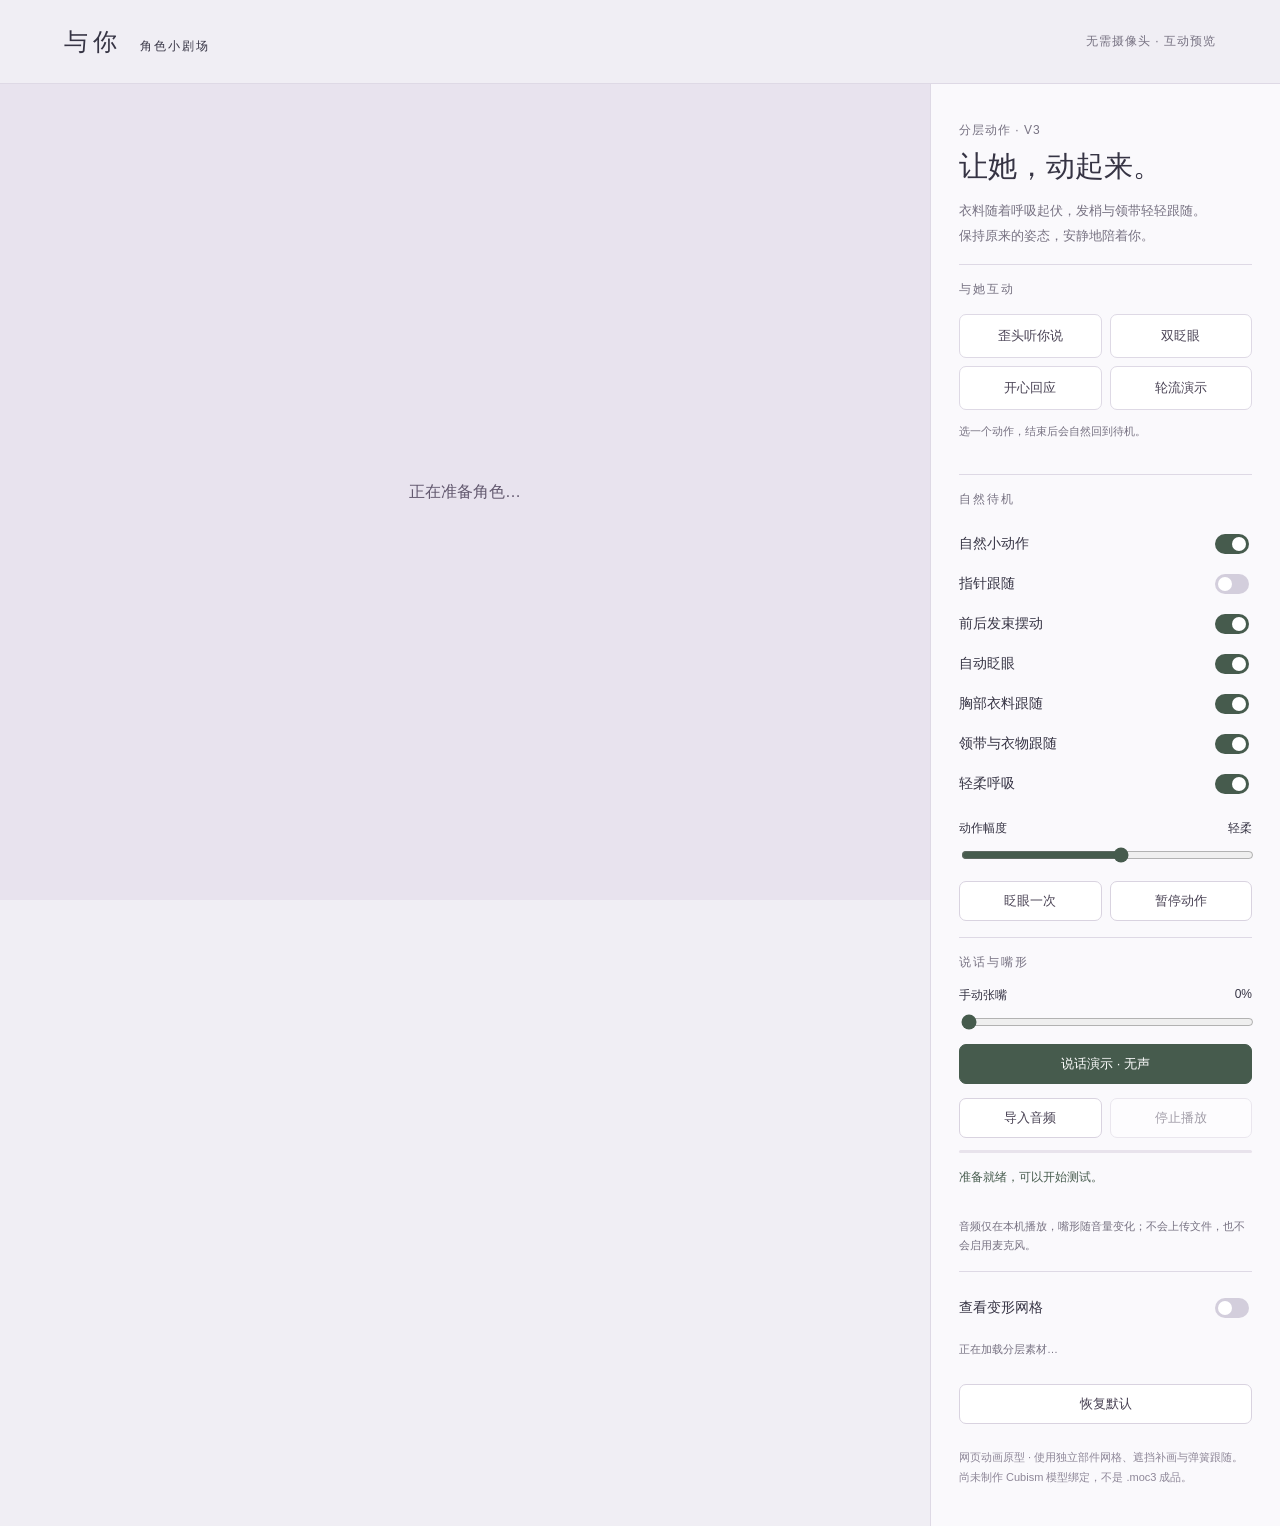
<file: index.html>
<!doctype html><html lang="zh-CN"><head><meta charset="utf-8"><meta name="viewport" content="width=device-width,initial-scale=1"><title>与你 · 角色动作预览</title><link rel="stylesheet" href="style.css"></head><body>
<header><div class="brand">与你<span style="font:12px 'Microsoft YaHei';letter-spacing:2px;margin-left:18px">角色小剧场</span></div><div class="tag">无需摄像头 · 互动预览</div></header>
<main class="layout"><section class="stage" id="stage" aria-label="角色动画预览"><div class="stage-top"><i class="dot"></i><span id="sceneLabel">安静地陪着你</span></div><div class="canvas-wrap"><canvas id="character" width="1086" height="1448" aria-label="银发角色，支持眨眼、张嘴和呼吸"></canvas></div><div class="loading" id="loading">正在准备角色…</div><div class="stage-footer"><div class="pills"><button id="bust" aria-pressed="true">半身</button><button id="full" aria-pressed="false">全图</button></div><div class="pills"><button id="background">切换背景</button></div></div></section>
<aside class="panel"><div class="tag">分层动作 · V3</div><h1>让她，动起来。</h1><p class="intro">衣料随着呼吸起伏，发梢与领带轻轻跟随。<br>保持原来的姿态，安静地陪着你。</p>
<div class="section"><p class="section-title">与她互动</p><div class="gesture-grid">
<button data-motion="tilt">歪头听你说</button><button data-motion="doubleBlink">双眨眼</button><button data-motion="happy">开心回应</button><button id="sequence">轮流演示</button></div><p class="hint" id="motionStatus" role="status" aria-live="polite">选一个动作，结束后会自然回到待机。</p></div>
<div class="section"><p class="section-title">自然待机</p><label class="toggle">自然小动作<input id="idle" type="checkbox" checked></label><label class="toggle">指针跟随<input id="follow" type="checkbox"></label><label class="toggle">前后发束摆动<input id="hair" type="checkbox" checked></label><label class="toggle">自动眨眼<input id="blink" type="checkbox" checked></label><label class="toggle">胸部衣料跟随<input id="bustMotion" type="checkbox" checked></label><label class="toggle">领带与衣物跟随<input id="clothMotion" type="checkbox" checked></label><label class="toggle">轻柔呼吸<input id="breath" type="checkbox" checked></label><div class="range-label"><label for="intensity">动作幅度</label><output id="intensityValue">轻柔</output></div><input id="intensity" type="range" min="0" max="100" value="55"><div class="actions"><button id="blinkOnce">眨眼一次</button><button id="pause">暂停动作</button></div></div>
<div class="section"><p class="section-title">说话与嘴形</p><div class="range-label"><label for="mouth">手动张嘴</label><output id="mouthValue">0%</output></div><input id="mouth" type="range" min="0" max="100" value="0"><button class="wide primary" id="demo">说话演示 · 无声</button><div class="actions"><button id="upload">导入音频</button><button id="stop" disabled>停止播放</button></div><input id="audioFile" type="file" accept="audio/*" hidden><div class="meter"><span id="level"></span></div><div id="status" role="status" aria-live="polite">准备就绪，可以开始测试。</div><p class="hint">音频仅在本机播放，嘴形随音量变化；不会上传文件，也不会启用麦克风。</p></div>
<div class="section"><label class="toggle">查看变形网格<input id="meshDebug" type="checkbox"></label><p class="hint" id="rigInfo">正在加载分层素材…</p></div><button class="wide" id="reset">恢复默认</button><p class="footnote">网页动画原型 · 使用独立部件网格、遮挡补画与弹簧跟随。<br>尚未制作 Cubism 模型绑定，不是 .moc3 成品。</p></aside></main>
<script src="motion.js?v=3"></script><script src="rig.js?v=3"></script><script src="rig-assets.js?v=3"></script><script src="mesh-renderer.js?v=3"></script><script src="app.js?v=3"></script></body></html>
</file>
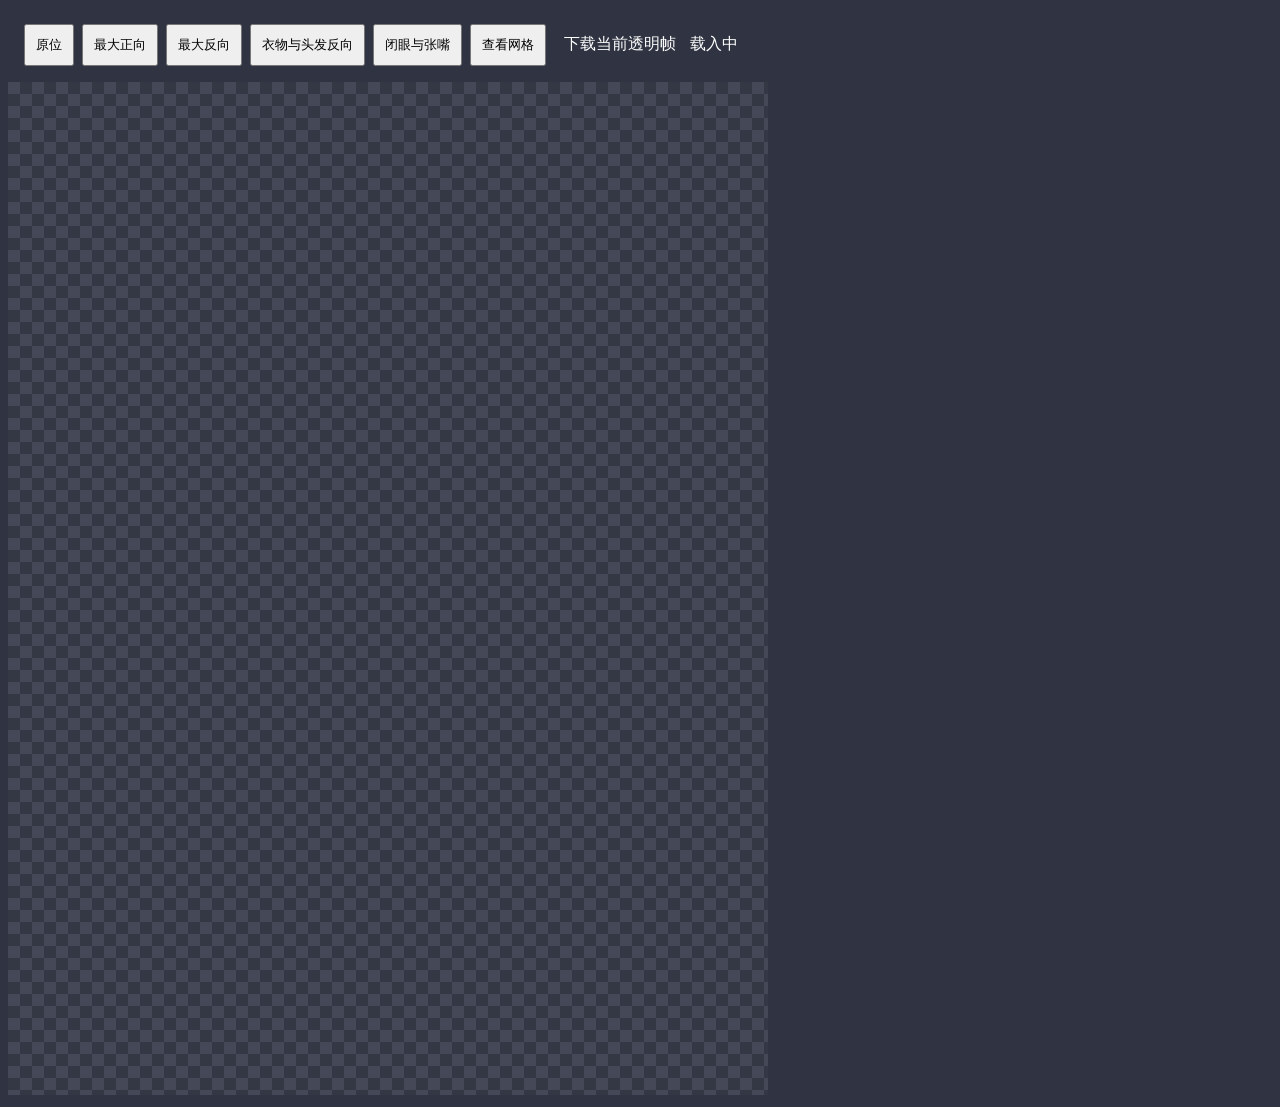
<file: tools/rig-check.html>
<!doctype html><html lang="zh-CN"><meta charset="utf-8"><title>分层网格验收</title>
<style>body{background:#303442;color:white;font:16px sans-serif}nav{position:sticky;top:0;background:#303442;padding:12px;z-index:2}button,a{padding:10px;margin:4px}canvas{width:760px;height:auto;background:conic-gradient(#343744 25%,#454957 0 50%,#343744 0 75%,#454957 0) 0 0/24px 24px}</style>
<nav><button id="rest">原位</button><button id="positive">最大正向</button><button id="negative">最大反向</button><button id="mixed">衣物与头发反向</button><button id="closed">闭眼与张嘴</button><button id="wire">查看网格</button><a id="export" download="mesh-check.png">下载当前透明帧</a><span id="info">载入中</span></nav>
<canvas id="preview" width="1086" height="1448"></canvas>
<script src="/rig.js"></script><script src="/rig-assets.js"></script><script src="/mesh-renderer.js"></script>
<script>
(async()=>{
  const canvas=document.getElementById('preview');
  const manifest={...window.CHARACTER_ASSETS,parts:window.CHARACTER_ASSETS.parts.map(p=>({...p,url:'/'+p.url}))};
  const renderer=await CharacterMeshRenderer.create(canvas,manifest,{original:'/assets/original.png',expression:'/assets/expression.png'});
  let pose=CharacterRig.zero(),wire=false;
  function draw(name){renderer.draw(pose,wire);document.getElementById('export').href=canvas.toDataURL();document.getElementById('export').download='mesh-'+name+'.png';document.getElementById('info').textContent=`${name} · ${renderer.partCount} 部件 · ${renderer.vertexCount} 顶点`;}
  document.getElementById('rest').onclick=()=>{pose=CharacterRig.zero();draw('rest');};
  document.getElementById('positive').onclick=()=>{pose={...CharacterRig.zero(),breath:1.82,bust:1.82,hair:2.4,cloth:1.82};draw('positive');};
  document.getElementById('negative').onclick=()=>{pose={...CharacterRig.zero(),breath:-1.82,bust:-1.82,hair:-2.4,cloth:-1.82};draw('negative');};
  document.getElementById('mixed').onclick=()=>{pose={...CharacterRig.zero(),breath:1.82,bust:-1.82,hair:2.4,cloth:-1.82};draw('mixed');};
  document.getElementById('closed').onclick=()=>{pose={...CharacterRig.zero(),blink:1,mouth:1};draw('expression');};
  document.getElementById('wire').onclick=()=>{wire=!wire;draw('wire');};
  draw('rest');
})().catch(e=>{document.getElementById('info').textContent=e.message;console.error(e);});
</script></html>
</file>
<file: style.css>
:root{font-family:"Microsoft YaHei UI","Microsoft YaHei",sans-serif;color:#363444;background:#f0eef4;font-synthesis:none;--green:#465b4d;--muted:#777282;--line:#ded9e5}*{box-sizing:border-box}body{margin:0}button,input{font:inherit}button{cursor:pointer}button:focus-visible,input:focus-visible{outline:3px solid #8f80ad;outline-offset:4px}header{height:84px;display:flex;align-items:center;justify-content:space-between;padding:0 5vw;border-bottom:1px solid var(--line)}.brand{font-family:"Noto Serif SC","SimSun",serif;font-size:24px;letter-spacing:5px}.tag{font-size:12px;color:var(--muted);letter-spacing:1px}.layout{max-width:1440px;margin:auto;display:grid;grid-template-columns:minmax(0,1fr) 350px;min-height:calc(100vh - 84px)}.stage{position:relative;overflow:hidden;min-height:700px;background:radial-gradient(ellipse at 50% 39%,#fff 0%,#e4dfed 70%);transition:background .3s}.stage.dark{background:radial-gradient(ellipse at 50% 40%,#616276,#262b38)}.stage.checker{background:conic-gradient(#e3e0e8 25%,#f7f5f9 0 50%,#e3e0e8 0 75%,#f7f5f9 0) 0 0/32px 32px}.stage:after{content:"";pointer-events:none;position:absolute;inset:20px;border:1px solid #8c829529;border-radius:50% 50% 0 0}.canvas-wrap{position:absolute;inset:0;display:flex;justify-content:center;align-items:flex-start;overflow:hidden}canvas{height:calc(100% * 1.56);width:auto;max-width:none;flex:none;transition:height .35s} .stage.full canvas{height:100%}.stage-top{position:absolute;top:34px;left:34px;z-index:2;display:flex;gap:8px;align-items:center;font-size:12px;letter-spacing:2px;color:#696176}.dot{width:7px;height:7px;border-radius:50%;background:#657e68}.dark .stage-top,.dark .stage-footer{color:#e4dfed}.stage-footer{position:absolute;bottom:26px;left:34px;right:34px;display:flex;justify-content:space-between;align-items:center;gap:12px;color:#686273;font-size:12px;z-index:2}.pills{display:flex;gap:6px}.pills button{border:1px solid #bbb3c8;background:#ffffffd9;color:#4b4359;border-radius:18px;padding:7px 12px;font-size:12px}.pills button[aria-pressed=true]{background:#4c435d;color:white;border-color:#4c435d}.panel{padding:38px 28px;background:#faf9fc;border-left:1px solid var(--line)}h1{font-family:"Noto Serif SC","SimSun",serif;font-size:29px;font-weight:500;margin:8px 0 12px}.intro{font-size:13px;line-height:1.9;color:var(--muted);margin:0 0 24px}.section{padding:20px 0;border-top:1px solid var(--line)}.section-title{font-size:12px;color:var(--muted);letter-spacing:2px;margin:0 0 16px}.toggle{display:flex;justify-content:space-between;align-items:center;min-height:40px;font-size:14px}.toggle input{appearance:none;width:34px;height:20px;border-radius:20px;background:#d3cedc;position:relative;cursor:pointer}.toggle input:before{content:"";position:absolute;top:3px;left:3px;width:14px;height:14px;background:white;border-radius:50%;transition:transform .2s}.toggle input:checked{background:var(--green)}.toggle input:checked:before{transform:translateX(14px)}.range-label{display:flex;justify-content:space-between;font-size:12px;margin:16px 0 8px}input[type=range]{width:100%;accent-color:var(--green)}.actions{display:flex;gap:8px;margin-top:14px}.actions button,.wide{border:1px solid #d9d3e0;padding:10px 12px;background:white;border-radius:7px;color:#494254;font-size:13px}.actions button{flex:1}.wide{width:100%;margin-top:10px}.primary{background:var(--green)!important;color:white!important;border-color:var(--green)!important}.hint{font-size:11px;color:var(--muted);line-height:1.7;margin:12px 0 0}#status{font-size:12px;min-height:38px;line-height:1.7;color:var(--green);margin-top:14px}.meter{height:3px;background:#e8e3ec;border-radius:3px;overflow:hidden;margin-top:12px}.meter span{display:block;height:100%;width:0;background:#6b826f}.footnote{font-size:11px;color:#8d8697;line-height:1.8;margin:24px 0 0}button:disabled{opacity:.5;cursor:default}.loading{position:absolute;inset:0;display:grid;place-items:center;color:#62586e;background:#e8e3ee;z-index:3}.loading[hidden]{display:none}@media(min-width:1100px){.stage{height:calc(100vh - 84px);min-height:760px}}@media(max-width:760px){header{height:66px;padding:0 22px}.brand{font-size:20px}.tag{font-size:10px}.layout{display:block}.stage{height:74vh;min-height:480px}.panel{padding:24px;border-left:0}.stage-top{left:24px;top:25px}.stage-footer{left:24px;right:24px;bottom:18px}.panel h1{font-size:26px}.panel .intro{margin-bottom:20px}.footnote{margin-top:12px}}@media(prefers-reduced-motion:reduce){*{transition:none!important}}

.gesture-grid{display:grid;grid-template-columns:1fr 1fr;gap:8px}.gesture-grid button{padding:12px 6px;border:1px solid var(--line);border-radius:7px;background:white;color:#494254;font:inherit;font-size:13px}.gesture-grid button[aria-pressed="true"]{background:#465b4d;color:white;border-color:#465b4d}.gesture-grid button:hover{border-color:#465b4d}.stage{position:sticky;top:0;align-self:start}#motionStatus{min-height:36px}.panel .section{padding:16px 0}.panel .intro{margin-bottom:16px}@media(max-width:760px){.stage{position:relative;top:auto}}
</file>
